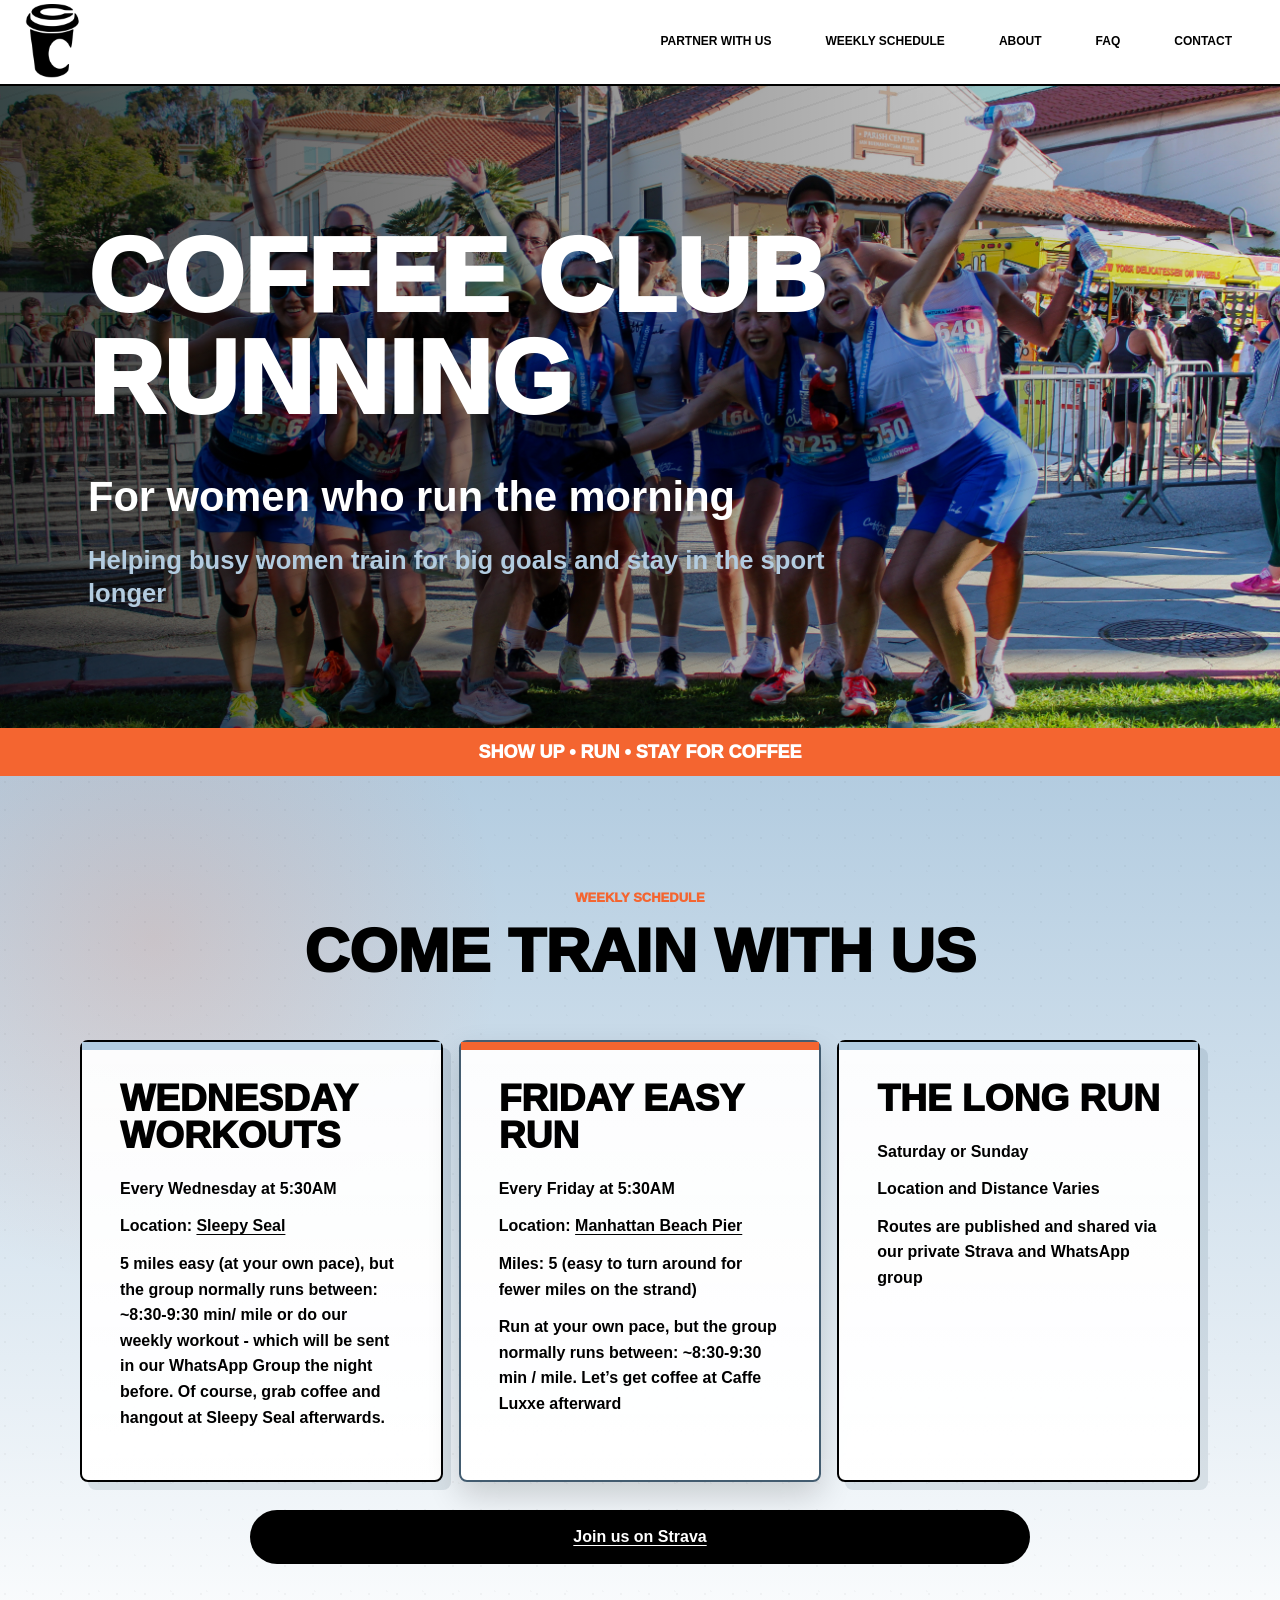
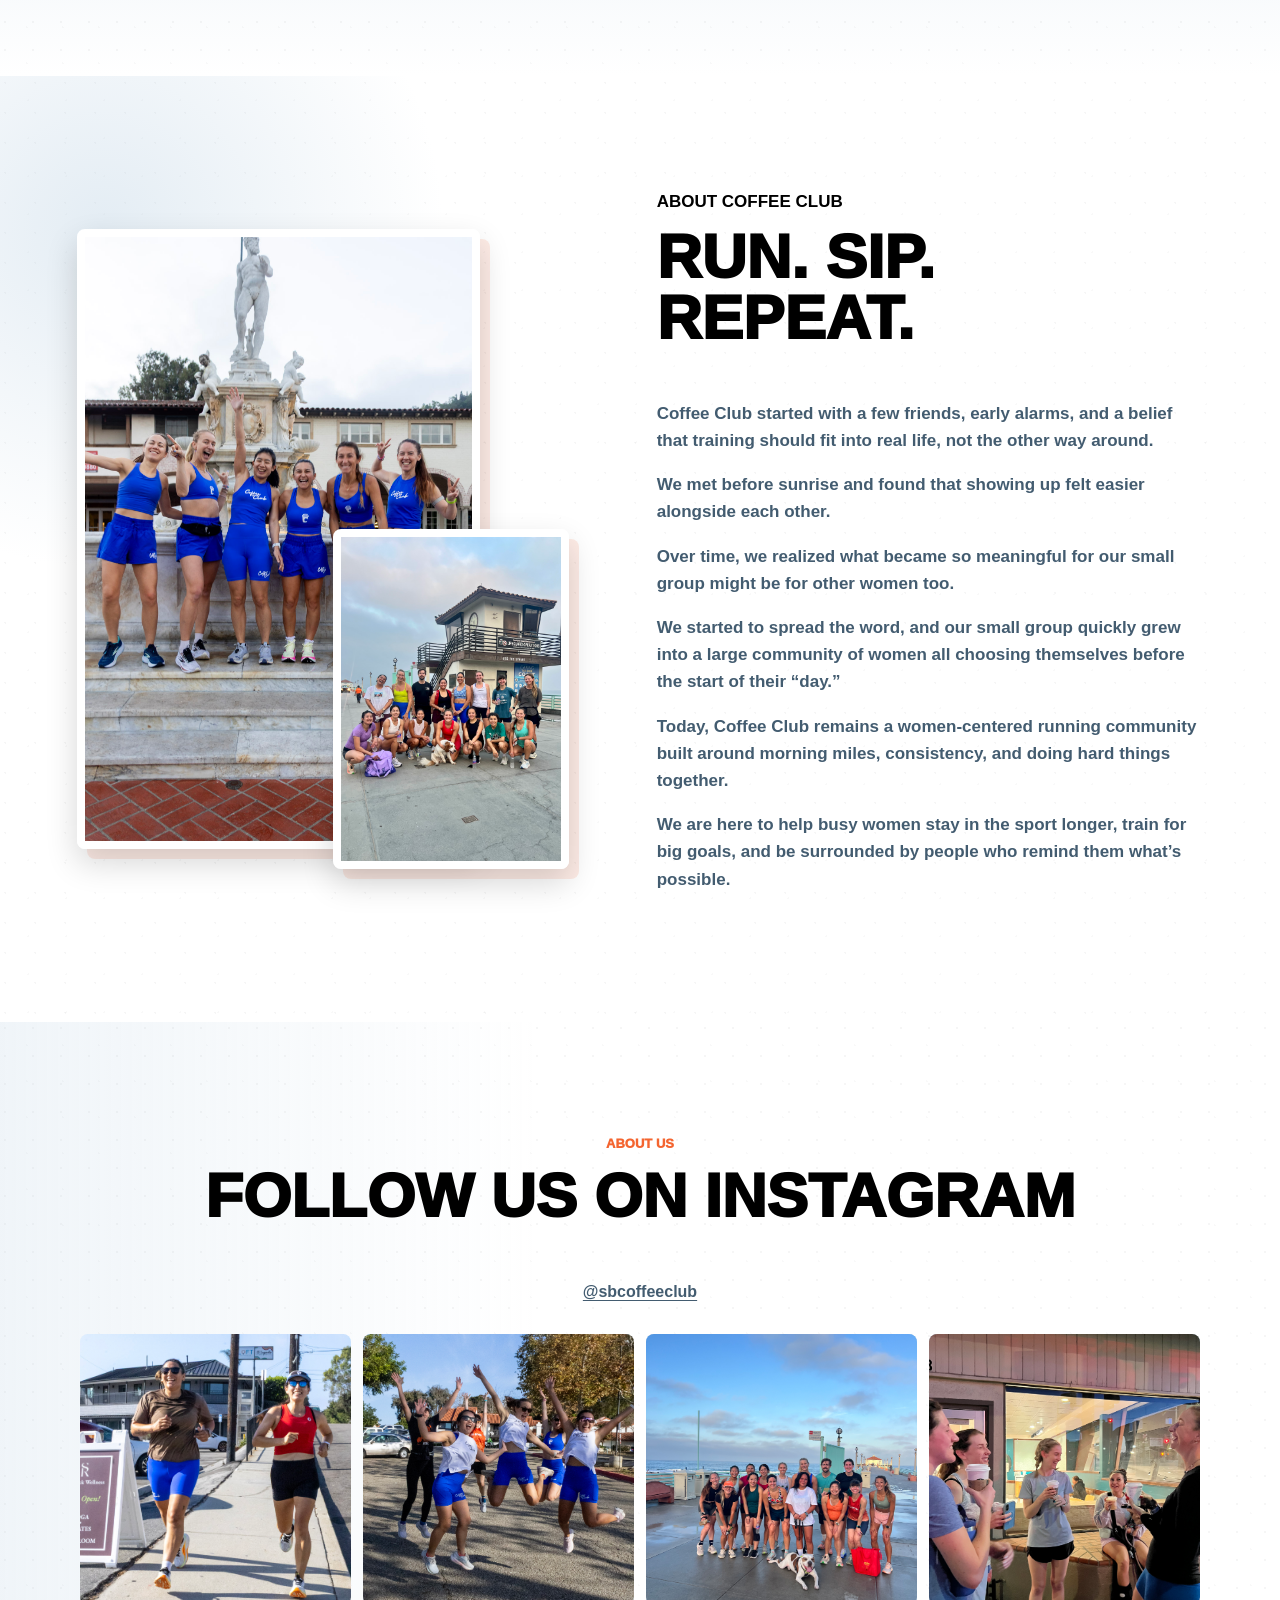
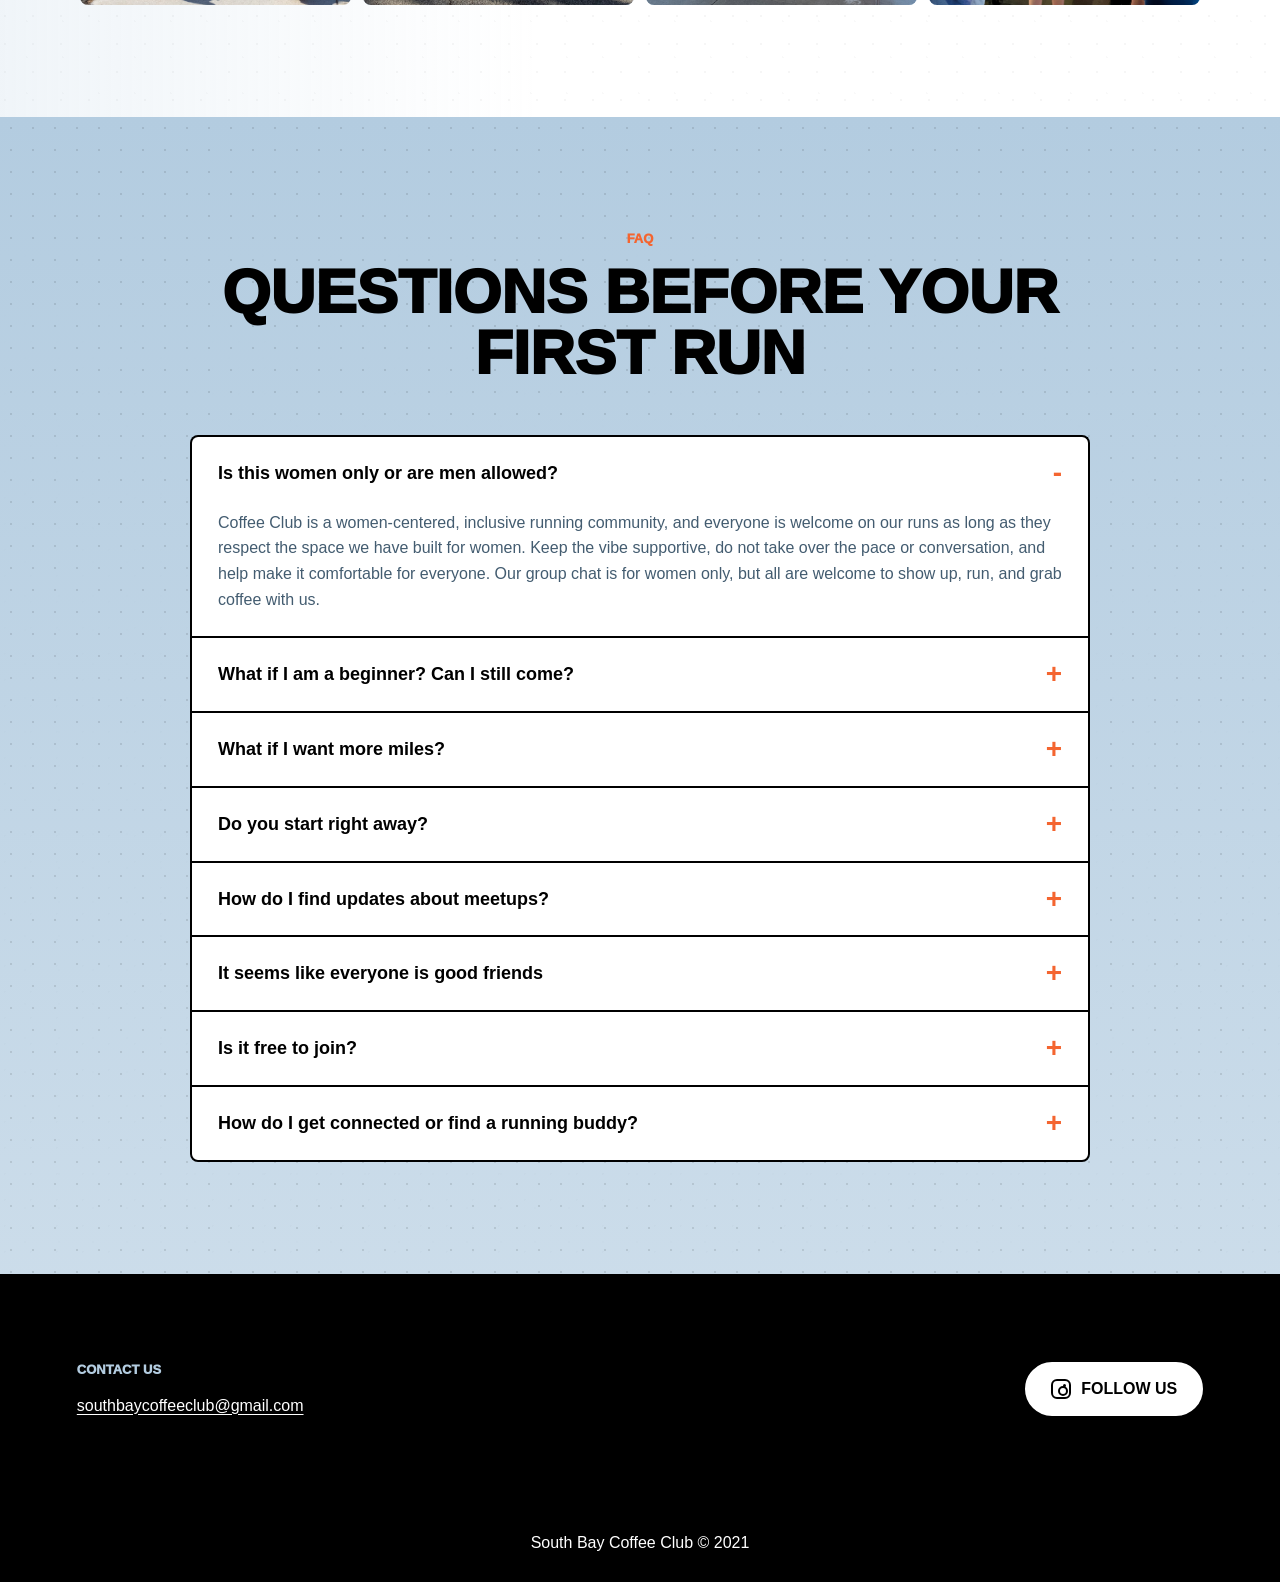
<file: index.html>
<!doctype html>
<html lang="en">
  <head>
    <meta charset="utf-8">
    <meta name="viewport" content="width=device-width, initial-scale=1">
    <title>Running Group | Coffee Club Running | Manhattan Beach</title>
    <meta name="description" content="Coffee Club is a women-centered, all-are-welcome running community meeting for early miles and coffee in Manhattan Beach and San Francisco.">
    <link rel="canonical" href="https://www.coffeeclubrunning.com/">

    <meta property="og:type" content="website">
    <meta property="og:site_name" content="Coffee Club Running">
    <meta property="og:title" content="Coffee Club Running | Manhattan Beach">
    <meta property="og:description" content="Coffee Club is a women-centered, all-are-welcome running community meeting for early miles and coffee in Manhattan Beach and San Francisco.">
    <meta property="og:url" content="https://www.coffeeclubrunning.com/">
    <meta property="og:image" content="https://www.coffeeclubrunning.com/assets/hero.jpg">

    <meta name="twitter:card" content="summary_large_image">
    <meta name="twitter:title" content="Coffee Club Running | Manhattan Beach">
    <meta name="twitter:description" content="Coffee Club is a women-centered, all-are-welcome running community meeting for early miles and coffee in Manhattan Beach and San Francisco.">
    <meta name="twitter:image" content="https://www.coffeeclubrunning.com/assets/hero.jpg">

    <link rel="icon" href="assets/cc-icon2.png">
    <link rel="stylesheet" href="styles.css">
  </head>
  <body>
    <header class="site-header" id="top">
      <a class="brand" href="#top" aria-label="Coffee Club home">
        <img src="assets/cc-mark.png" alt="Coffee Club logo">
      </a>
      <button class="menu-toggle" type="button" aria-expanded="false" aria-controls="site-nav">
        <span></span>
        <span></span>
        <span></span>
        <span class="sr-only">Menu</span>
      </button>
      <nav class="site-nav" id="site-nav" aria-label="Main navigation">
        <a href="partner-with-us/">Partner With Us</a>
        <a href="#meet">Weekly Schedule</a>
        <a href="#about">About</a>
        <a href="#faq">FAQ</a>
        <a href="#contact">Contact</a>
      </nav>
    </header>

    <main>
      <section class="hero" aria-label="Coffee Club Running">
        <img src="assets/hero.jpg" alt="Coffee Club runners gathered for a morning run">
        <div class="hero-copy">
          <h1>Coffee Club Running</h1>
          <p>For women who run the morning</p>
          <span>Helping busy women train for big goals and stay in the sport longer</span>
        </div>
      </section>

      <section class="section meet" id="meet">
        <div class="section-heading">
          <p class="eyebrow">Weekly Schedule</p>
          <h2>Come Train with Us</h2>
        </div>
        <div class="meet-grid" aria-label="Coffee Club weekly meeting schedule">
          <article class="meet-card">
            <h2>Wednesday Workouts</h2>
            <p>Every Wednesday at 5:30AM</p>
            <p>Location: <a href="https://www.google.com/maps/place/Sleepy+Seal+Coffee+Shop/@33.8398257,-118.3883616,17z/data=!4m6!3m5!1s0x80c2b4a5daf2f88b:0x5abab896d2204d0b!8m2!3d33.8398257!4d-118.3857867!16s%2Fg%2F11h5618php?entry=ttu&g_ep=EgoyMDI2MDUxMy4wIKXMDSoASAFQAw%3D%3D" rel="noreferrer">Sleepy Seal</a></p>
            <p>5 miles easy (at your own pace), but the group normally runs between: ~8:30-9:30 min/ mile or do our weekly workout - which will be sent in our WhatsApp Group the night before. Of course, grab coffee and hangout at Sleepy Seal afterwards.</p>
          </article>
          <article class="meet-card featured">
            <h2>Friday Easy Run</h2>
            <p>Every Friday at 5:30AM</p>
            <p>Location: <a href="https://www.google.com/maps/place/Manhattan+Beach+Pier/@33.884334,-118.4147219,17z/data=!3m1!4b1!4m6!3m5!1s0x80c2b3eb1d814fed:0x6073445ba800f602!8m2!3d33.8843296!4d-118.4121416!16s%2Fm%2F04ycdc9?entry=ttu&g_ep=EgoyMDI2MDUxMy4wIKXMDSoASAFQAw%3D%3D" target="_blank" rel="noreferrer">Manhattan Beach Pier</a></p>
            <p>Miles: 5 (easy to turn around for fewer miles on the strand)</p>
            <p>Run at your own pace, but the group normally runs between: ~8:30-9:30 min / mile. Let’s get coffee at Caffe Luxxe afterward</p>
          </article>
          <article class="meet-card">
            <h2>The Long Run</h2>
            <p>Saturday or Sunday </p>
            <p>Location and Distance Varies</p>
            <p>Routes are published and shared via our private Strava and WhatsApp group</p>
          </article>
        </div>
        <p class="note"><a href="https://www.strava.com/clubs/sbcoffeeclub?share_sig=0CE0BDB61779076249&_branch_match_id=866139661050920172&_branch_referrer=H4sIAAAAAAAAA8soKSkottLXLy4pSixL1EssKNDLyczL1k%2BydHM3TPUrSDVOsq8rSk1LLSrKzEuPTyrKLy9OLbJ1zijKz00FAM75fr49AAAA" target="_blank" rel="noreferrer">Join us on Strava</a></p>
      </section>

      <section class="split section" id="about">
        <div class="photo-stack" aria-label="Coffee Club runners">
          <img class="photo-main" src="assets/about-coffee.jpg" alt="Three Coffee Club runners smiling on a morning run">
          <img class="photo-small" src="assets/run-card.jpg" alt="Coffee Club group photo at Manhattan Beach Pier">
        </div>
        <div class="about-copy">
          <p class="eyebrow">About Coffee Club</p>
          <h2>Run. Sip. Repeat.</h2>
          <p>Coffee Club started with a few friends, early alarms, and a belief that training should fit into real life, not the other way around.</p>
          <p>We met before sunrise and found that showing up felt easier alongside each other.</p>
          <p>Over time, we realized what became so meaningful for our small group might be for other women too.</p>
          <p>We started to spread the word, and our small group quickly grew into a large community of women all choosing themselves before the start of their &ldquo;day.&rdquo;</p>
          <p>Today, Coffee Club remains a women-centered running community built around morning miles, consistency, and doing hard things together.</p>
          <p>We are here to help busy women stay in the sport longer, train for big goals, and be surrounded by people who remind them what&rsquo;s possible.</p>
        </div>
      </section>

      <section class="section insta" id="events">
        <div class="section-heading compact">
          <p class="eyebrow">About us</p>
          <h2>Follow us on Instagram</h2>
          <a class="social-link" href="https://www.instagram.com/sbcoffeeclub/" target="_blank" rel="noreferrer">@sbcoffeeclub</a>
        </div>
        <div class="insta-grid" aria-label="Coffee Club Instagram style gallery">
          <a class="insta-tile" href="https://www.instagram.com/sbcoffeeclub/" target="_blank" rel="noreferrer">
            <img src="assets/instagram-1.jpg" alt="Coffee Club Instagram photo 1">
          </a>
          <a class="insta-tile" href="https://www.instagram.com/sbcoffeeclub/" target="_blank" rel="noreferrer">
            <img src="assets/instagram-2.jpg" alt="Coffee Club Instagram photo 2">
          </a>
          <a class="insta-tile" href="https://www.instagram.com/sbcoffeeclub/" target="_blank" rel="noreferrer">
            <img src="assets/instagram-3.jpg" alt="Coffee Club Instagram photo 3">
          </a>
          <a class="insta-tile" href="https://www.instagram.com/sbcoffeeclub/" target="_blank" rel="noreferrer">
            <img src="assets/instagram-4.jpg" alt="Coffee Club Instagram photo 4">
          </a>
        </div>
      </section>

      <section class="section faq" id="faq">
        <div class="section-heading compact">
          <p class="eyebrow">FAQ</p>
          <h2>Questions before your first run</h2>
        </div>
        <div class="faq-list">
          <details open>
            <summary>Is this women only or are men allowed?</summary>
            <p>Coffee Club is a women-centered, inclusive running community, and everyone is welcome on our runs as long as they respect the space we have built for women. Keep the vibe supportive, do not take over the pace or conversation, and help make it comfortable for everyone. Our group chat is for women only, but all are welcome to show up, run, and grab coffee with us.</p>
          </details>
          <details>
            <summary>What if I am a beginner? Can I still come?</summary>
            <p>Everyone is welcome. We usually run 8:30-9:30 pace, sometimes 10:30, but it is no big deal if you need to slow down, walk, or just come for coffee. The best pace is the one that works for you.</p>
          </details>
          <details>
            <summary>What if I want more miles?</summary>
            <p>Come at 5AM for an additional 3 miles and be back by 5:30AM for the main run.</p>
          </details>
          <details>
            <summary>Do you start right away?</summary>
            <p>We give everyone about a 4-minute grace period to park and get settled before we start.</p>
          </details>
          <details>
            <summary>How do I find updates about meetups?</summary>
            <p>We post all our official run details on Instagram. For unofficial, member-coordinated runs during the week, we use our women-only group chat. If you would like to join the chat, just ask one of us at a run.</p>
          </details>
          <details>
            <summary>It seems like everyone is good friends</summary>
            <p>We&rsquo;re a welcoming bunch and most of us met through Coffee Club! We always make it a point to acknowledge anyone new, but feel free to jump in, introduce yourself, and join the conversation. The more you show up and put yourself out there, the more we will feel like your crew too.</p>
          </details>
          <details>
            <summary>Is it free to join?</summary>
            <p>Yep. No fees, no sign-ups, no strings. Just show up, run, and grab coffee after if you would like. The only thing we ask is that you respect the space and the people who make it special.</p>
          </details>
          <details>
            <summary>How do I get connected or find a running buddy?</summary>
            <p>If you want a running buddy or have any questions before your first run, just DM us. We are happy to connect you with someone and answer questions.</p>
          </details>
        </div>
      </section>

      <section class="contact" id="contact">
        <div>
          <p class="eyebrow">Contact us</p>
          <a href="mailto:southbaycoffeeclub@gmail.com">southbaycoffeeclub@gmail.com</a>
        </div>
        <a class="instagram-button" href="https://www.instagram.com/sbcoffeeclub/" target="_blank" rel="noreferrer">
          <span class="instagram-icon" aria-hidden="true"></span>
          Follow us
        </a>
      </section>
    </main>

    <footer class="site-footer">
      <p>South Bay Coffee Club &copy; 2021</p>
    </footer>

    <script src="script.js"></script>
  </body>
</html>
</file>
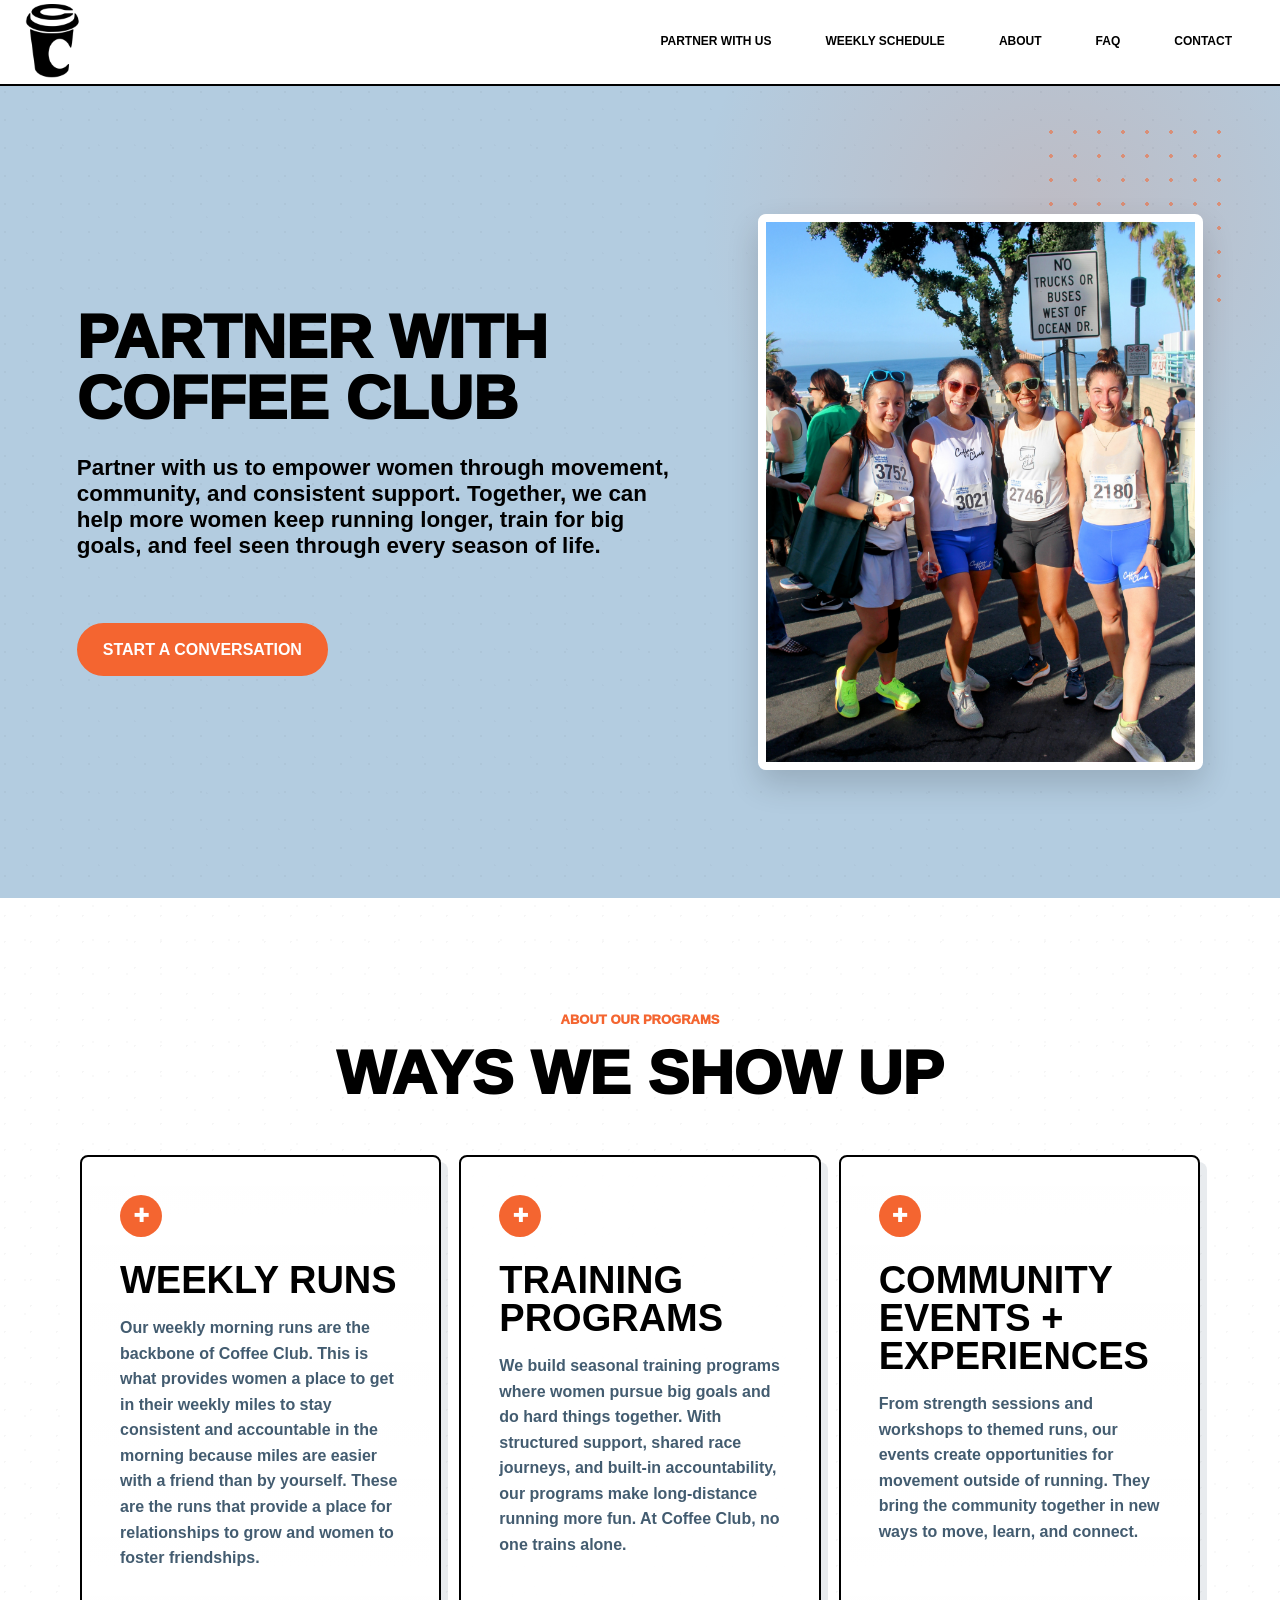
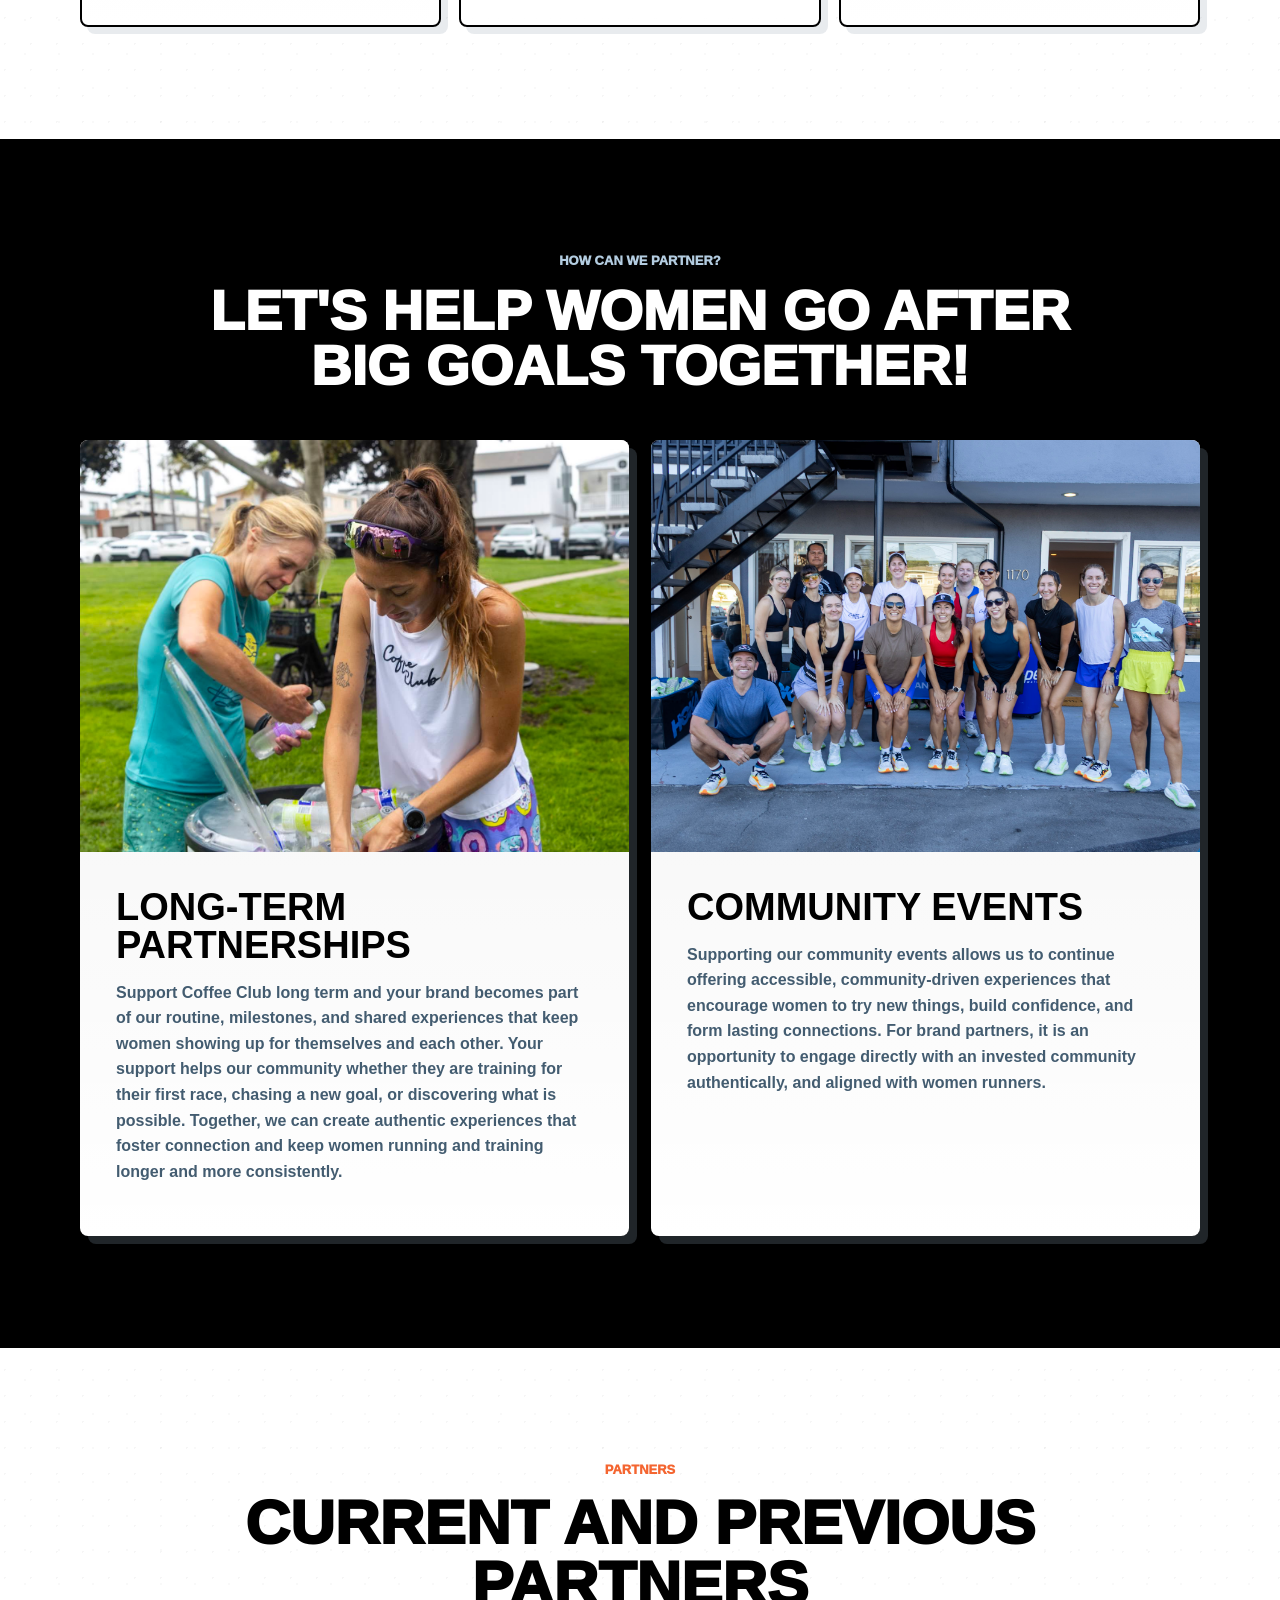
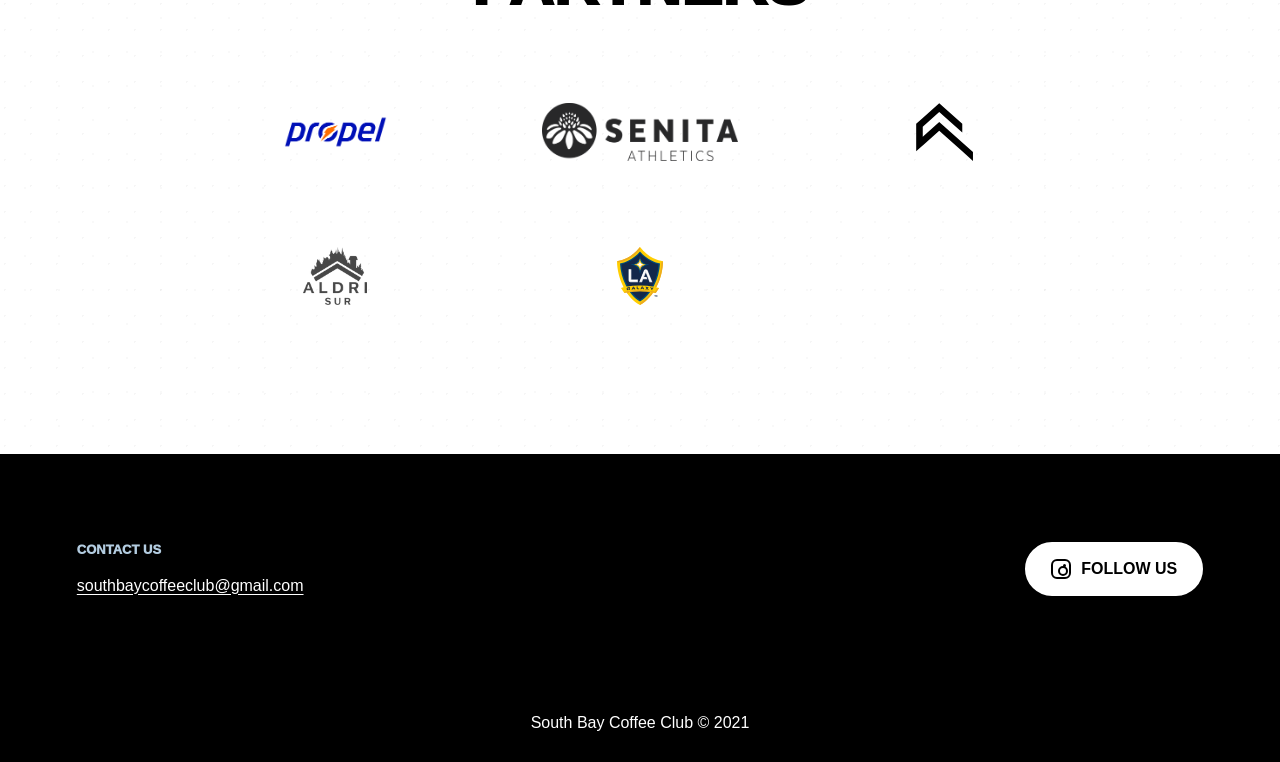
<file: partner-with-us/index.html>
<!doctype html>
<html lang="en">
  <head>
    <meta charset="utf-8">
    <meta name="viewport" content="width=device-width, initial-scale=1">
    <title>Partner With Us | Coffee Club Running</title>
    <meta name="description" content="Partner with Coffee Club Running to support women who run the morning.">
    <link rel="canonical" href="https://www.coffeeclubrunning.com/partner-with-us/">

    <meta property="og:type" content="website">
    <meta property="og:site_name" content="Coffee Club Running">
    <meta property="og:title" content="Partner With Us | Coffee Club Running">
    <meta property="og:description" content="Partner with Coffee Club Running to support women who run the morning.">
    <meta property="og:url" content="https://www.coffeeclubrunning.com/partner-with-us/">
    <meta property="og:image" content="https://www.coffeeclubrunning.com/assets/partner-coffeeclub.JPG">

    <meta name="twitter:card" content="summary_large_image">
    <meta name="twitter:title" content="Partner With Us | Coffee Club Running">
    <meta name="twitter:description" content="Partner with Coffee Club Running to support women who run the morning.">
    <meta name="twitter:image" content="https://www.coffeeclubrunning.com/assets/partner-coffeeclub.JPG">

    <link rel="icon" href="../assets/cc-icon2.png">
    <link rel="stylesheet" href="../styles.css">
  </head>
  <body>
    <header class="site-header" id="top">
      <a class="brand" href="../" aria-label="Coffee Club home">
        <img src="../assets/cc-mark.png" alt="Coffee Club logo">
      </a>
      <button class="menu-toggle" type="button" aria-expanded="false" aria-controls="site-nav">
        <span></span>
        <span></span>
        <span></span>
        <span class="sr-only">Menu</span>
      </button>
      <nav class="site-nav" id="site-nav" aria-label="Main navigation">
        <a href="../partner-with-us/">Partner With Us</a>
        <a href="../#meet">Weekly Schedule</a>
        <a href="../#about">About</a>
        <a href="../#faq">FAQ</a>
        <a href="#contact">Contact</a>
      </nav>
    </header>

    <main>
      <section class="partner-hero">
        <div class="partner-hero-copy">
          <h1>Partner with Coffee Club</h1>
          <p>Partner with us to empower women through movement, community, and consistent support. Together, we can help more women keep running longer, train for big goals, and feel seen through every season of life.</p>
          <a class="load-more" href="https://docs.google.com/forms/d/e/1FAIpQLScNR99GvK11erluF10WW1BoatYIAJZCQck7IyUXDpoMN29tWA/viewform?usp=publish-editor" target="_blank" rel="noreferrer">Start a conversation</a>
        </div>
        <div class="partner-hero-media">
          <img src="../assets/partner-coffeeclub.JPG" alt="Coffee Club runners at a partner event">
        </div>
      </section>

      <section class="section partner-programs">
        <div class="section-heading compact">
          <p class="eyebrow">About our programs</p>
          <h2>Ways we show up</h2>
        </div>
        <div class="program-grid">
          <article class="program-card">
            <span class="program-mark">+</span>
            <h3>Weekly Runs</h3>
            <p>Our weekly morning runs are the backbone of Coffee Club. This is what provides women a place to get in their weekly miles to stay consistent and accountable in the morning because miles are easier with a friend than by yourself. These are the runs that provide a place for relationships to grow and women to foster friendships.</p>
          </article>
          <article class="program-card">
            <span class="program-mark">+</span>
            <h3>Training Programs</h3>
            <p>We build seasonal training programs where women pursue big goals and do hard things together. With structured support, shared race journeys, and built-in accountability, our programs make long-distance running more fun. At Coffee Club, no one trains alone.</p>
          </article>
          <article class="program-card">
            <span class="program-mark">+</span>
            <h3>Community Events + Experiences</h3>
            <p>From strength sessions and workshops to themed runs, our events create opportunities for movement outside of running. They bring the community together in new ways to move, learn, and connect.</p>
          </article>
        </div>
      </section>

      <section class="section partner-options">
        <div class="section-heading compact">
          <p class="eyebrow">How can we partner?</p>
          <h2>Let's help women go after big goals together!</h2>
        </div>
        <div class="partner-option-grid">
          <article class="partner-option">
            <img src="../assets/longterm-partner.jpg" alt="Coffee Club long-term partnership event">
            <div>
              <h3>Long-term Partnerships</h3>
              <p>Support Coffee Club long term and your brand becomes part of our routine, milestones, and shared experiences that keep women showing up for themselves and each other. Your support helps our community whether they are training for their first race, chasing a new goal, or discovering what is possible. Together, we can create authentic experiences that foster connection and keep women running and training longer and more consistently.</p>
            </div>
          </article>
          <article class="partner-option">
            <img src="../assets/community-events.jpg" alt="Coffee Club community event">
            <div>
              <h3>Community Events</h3>
              <p>Supporting our community events allows us to continue offering accessible, community-driven experiences that encourage women to try new things, build confidence, and form lasting connections. For brand partners, it is an opportunity to engage directly with an invested community authentically, and aligned with women runners.</p>
            </div>
          </article>
        </div>
      </section>

      <section class="section partner-logos">
        <div class="section-heading compact">
          <p class="eyebrow">Partners</p>
          <h2>Current and previous partners</h2>
        </div>
        <div class="logo-grid" aria-label="Current and previous sponsors">
          <a href="https://www.propelwater.com/" target="_blank" rel="noreferrer" aria-label="Propel">
            <img src="../assets/partners/propel.png" alt="Propel logo">
          </a>
          <a href="https://www.senitaathletics.com/" target="_blank" rel="noreferrer" aria-label="Senita Athletics">
            <img src="../assets/partners/senita-athletics.png" alt="Senita Athletics logo">
          </a>
          <a href="https://www.oneractive.com/" target="_blank" rel="noreferrer" aria-label="Oner Active">
            <img src="../assets/partners/oner-active.svg" alt="Oner Active logo">
          </a>
          <a href="https://www.aldrisur.com/" target="_blank" rel="noreferrer" aria-label="Aldri Sur Apparel">
            <img src="../assets/partners/aldri-sur.png" alt="Aldri Sur Apparel logo">
          </a>
          <a href="https://www.lagalaxy.com/" target="_blank" rel="noreferrer" aria-label="LA Galaxy">
            <img src="../assets/partners/la-galaxy.svg" alt="LA Galaxy logo">
          </a>
        </div>
      </section>

      <section class="contact" id="contact">
        <div>
          <p class="eyebrow">Contact us</p>
          <a href="mailto:southbaycoffeeclub@gmail.com">southbaycoffeeclub@gmail.com</a>
        </div>
        <a class="instagram-button" href="https://www.instagram.com/sbcoffeeclub/" target="_blank" rel="noreferrer">
          <span class="instagram-icon" aria-hidden="true"></span>
          Follow us
        </a>
      </section>
    </main>

    <footer class="site-footer">
      <p>South Bay Coffee Club &copy; 2021</p>
    </footer>

    <script src="../script.js"></script>
  </body>
</html>
</file>
<file: styles.css>
:root {
  --black: #000000;
  --sky: #b3cce0;
  --white: #ffffff;
  --orange: #f46530;
  --slate: #435c70;
  --ink: var(--black);
  --muted: var(--slate);
  --paper: var(--white);
  --cream: var(--white);
  --foam: var(--sky);
  --sea: var(--slate);
  --coral: var(--orange);
  --sun: var(--orange);
  --line: rgba(0, 0, 0, 0.14);
  --shadow: 0 14px 32px rgba(0, 0, 0, 0.16);
  --paper-texture:
    radial-gradient(circle at 18% 22%, rgba(0, 0, 0, 0.035) 0 1px, transparent 1px),
    radial-gradient(circle at 74% 64%, rgba(0, 0, 0, 0.025) 0 1px, transparent 1px);
  --diagonal-texture: repeating-linear-gradient(-18deg, transparent 0 14px, rgba(0, 0, 0, 0.045) 14px 16px);
  --dot-texture: radial-gradient(rgba(0, 0, 0, 0.1) 1.2px, transparent 1.2px);
}

* {
  box-sizing: border-box;
}

html {
  scroll-behavior: smooth;
}

body {
  margin: 0;
  color: var(--ink);
  background:
    var(--paper-texture),
    var(--paper);
  background-size: 26px 26px, 34px 34px, auto;
  font-family: "Inter", "Avenir Next", Arial, Helvetica, sans-serif;
  font-size: 16px;
  line-height: 1.6;
}

img {
  display: block;
  max-width: 100%;
}

a {
  color: inherit;
  text-underline-offset: 0.2em;
}

.sr-only {
  clip: rect(0 0 0 0);
  clip-path: inset(50%);
  height: 1px;
  overflow: hidden;
  position: absolute;
  white-space: nowrap;
  width: 1px;
}

.site-header {
  align-items: center;
  background: var(--white);
  border-bottom: 2px solid var(--black);
  display: flex;
  height: 86px;
  justify-content: space-between;
  left: 0;
  padding: 0 clamp(14px, 3vw, 36px) 0 0;
  position: sticky;
  top: 0;
  z-index: 20;
}

.brand img {
  height: 77px;
  object-fit: contain;
  width: auto;
}

.site-nav {
  align-items: center;
  display: flex;
  gap: clamp(12px, 2.4vw, 30px);
  letter-spacing: 0;
  text-transform: uppercase;
}

.site-nav a {
  border-radius: 999px;
  font-size: 12px;
  font-weight: 900;
  padding: 9px 12px;
  text-decoration: none;
}

.site-nav a:hover {
  background: var(--sky);
  color: var(--black);
}

.menu-toggle {
  background: transparent;
  border: 0;
  display: none;
  height: 42px;
  padding: 8px;
  width: 42px;
}

.menu-toggle span:not(.sr-only) {
  background: var(--ink);
  display: block;
  height: 2px;
  margin: 6px 0;
  width: 100%;
}

.hero {
  background: var(--black);
  min-height: 430px;
  position: relative;
}

.hero img {
  height: min(72vw, 690px);
  min-height: 560px;
  object-fit: cover;
  object-position: center 42%;
  width: 100%;
}

.hero::before {
  background:
    var(--diagonal-texture),
    linear-gradient(90deg, rgba(0, 0, 0, 0.72), rgba(0, 0, 0, 0.36) 54%, rgba(0, 0, 0, 0.08));
  content: "";
  inset: 0;
  position: absolute;
}

.hero-copy {
  color: var(--white);
  left: clamp(22px, 7vw, 88px);
  max-width: 820px;
  position: absolute;
  top: 48%;
  transform: translateY(-50%);
  z-index: 1;
}

.hero-copy p {
  color: var(--white);
  font-size: clamp(22px, 3.25vw, 43px);
  font-weight: 900;
  line-height: 1.08;
  margin-bottom: 24px;
  max-width: 760px;
}

.hero-copy h1 {
  color: var(--white);
  font-size: clamp(49px, 8.1vw, 106px);
  margin-bottom: clamp(24px, 4vw, 46px);
}

.hero-copy span {
  color: var(--sky);
  display: block;
  font-size: clamp(16px, 2vw, 27px);
  font-weight: 800;
  line-height: 1.26;
  max-width: 760px;
}

.hero::after {
  align-items: center;
  background: var(--orange);
  bottom: 0;
  color: var(--white);
  content: "SHOW UP • RUN • STAY FOR COFFEE";
  display: flex;
  font-size: clamp(13px, 2vw, 18px);
  font-weight: 950;
  justify-content: center;
  left: 0;
  min-height: 48px;
  position: absolute;
  right: 0;
}

.section {
  padding: clamp(56px, 9vw, 112px) clamp(20px, 6vw, 78px);
  position: relative;
}

.section-heading {
  margin: 0 auto clamp(34px, 5vw, 58px);
  max-width: 920px;
  text-align: center;
}

.section-heading.compact {
  margin-bottom: 30px;
}

.eyebrow {
  color: var(--orange);
  font-size: 13px;
  font-weight: 950;
  letter-spacing: 0;
  margin: 0 0 12px;
  text-transform: uppercase;
}

h1,
h2,
h3,
p {
  margin-top: 0;
}

h1,
h2 {
  font-family: "Inter", "Avenir Next", Arial, Helvetica, sans-serif;
  font-weight: 950;
  line-height: 0.98;
  text-transform: uppercase;
}

h1 {
  font-size: clamp(42px, 7vw, 86px);
}

h2 {
  font-size: clamp(34px, 5vw, 62px);
}

.meet {
  background:
    var(--paper-texture),
    radial-gradient(circle at 12% 18%, rgba(244, 101, 48, 0.16), transparent 26%),
    linear-gradient(180deg, var(--sky), var(--white));
  background-size: 28px 28px, 36px 36px, auto, auto;
}

.meet-grid {
  display: grid;
  gap: 16px;
  grid-template-columns: repeat(3, minmax(0, 1fr));
  margin: 0 auto;
  max-width: 1120px;
}

.meet-card {
  background:
    linear-gradient(180deg, rgba(255, 255, 255, 0.94), rgba(255, 255, 255, 0.98)),
    var(--paper-texture);
  background-size: auto, 24px 24px, 30px 30px;
  border: 2px solid var(--ink);
  border-radius: 8px;
  box-shadow: 8px 8px 0 rgba(67, 92, 112, 0.14);
  min-height: 310px;
  padding: clamp(24px, 4vw, 38px);
  position: relative;
}

.meet-card.featured {
  border-color: var(--slate);
  box-shadow: var(--shadow);
}

.meet-card::before {
  background: var(--sky);
  content: "";
  height: 8px;
  left: 0;
  position: absolute;
  right: 0;
  top: 0;
}

.meet-card.featured::before {
  background: var(--orange);
}

.meet-card h2 {
  color: var(--ink);
  font-family: "Inter", "Avenir Next", Arial, Helvetica, sans-serif;
  font-size: clamp(30px, 2.9vw, 40px);
  font-weight: 950;
  letter-spacing: 0;
  line-height: 1;
  margin-bottom: 22px;
  overflow-wrap: anywhere;
}

.meet-card p {
  margin-bottom: 12px;
  font-weight: 700;
}

.meet-card span {
  color: var(--muted);
}

.note {
  background: var(--ink);
  border-radius: 999px;
  color: #fff;
  font-weight: 800;
  margin: 28px auto 0;
  max-width: 780px;
  padding: 14px 22px;
  text-align: center;
}

.split {
  align-items: center;
  background:
    radial-gradient(circle at 8% 16%, rgba(179, 204, 224, 0.36), transparent 24%),
    var(--paper-texture),
    var(--white);
  background-size: auto, 30px 30px, 38px 38px, auto;
  display: grid;
  gap: clamp(34px, 7vw, 88px);
  grid-template-columns: minmax(300px, 0.9fr) minmax(320px, 1fr);
}

.photo-stack {
  min-height: 640px;
  position: relative;
}

.photo-stack img {
  border: 8px solid #fff;
  border-radius: 8px;
  box-shadow: var(--shadow), 10px 10px 0 rgba(244, 101, 48, 0.12);
  object-fit: cover;
}

.photo-main {
  aspect-ratio: 3 / 4;
  height: 620px;
  width: min(82%, 520px);
}

.photo-small {
  aspect-ratio: 4 / 5;
  bottom: 0;
  height: 340px;
  position: absolute;
  right: 0;
  width: min(48%, 320px);
}

.about-copy {
  max-width: 660px;
}

.about-copy p {
  color: var(--muted);
  font-size: 17px;
  font-weight: 650;
}

.about-copy .eyebrow {
  color: var(--coffee);
}

.insta {
  background:
    linear-gradient(90deg, rgba(179, 204, 224, 0.2), transparent 42%),
    var(--paper-texture),
    #fff;
  background-size: auto, 28px 28px, 36px 36px, auto;
}

.social-link {
  color: var(--slate);
  font-weight: 800;
}

.insta-grid {
  display: grid;
  gap: 12px;
  grid-template-columns: repeat(4, minmax(0, 1fr));
  margin: 0 auto;
  max-width: 1120px;
}

.insta-tile {
  aspect-ratio: 1;
  background: var(--sky);
  border: 0;
  border-radius: 8px;
  color: #fff;
  display: block;
  overflow: hidden;
  position: relative;
}

.insta-tile img {
  height: 100%;
  object-fit: cover;
  transition: transform 0.35s ease;
  width: 100%;
}

.insta-tile::after {
  background: linear-gradient(180deg, transparent 45%, rgba(0, 0, 0, 0.58));
  content: "";
  inset: 0;
  opacity: 0;
  position: absolute;
  transition: opacity 0.25s ease;
}

.insta-tile span {
  bottom: 14px;
  font-size: 13px;
  font-weight: 700;
  left: 14px;
  max-width: calc(100% - 28px);
  opacity: 0;
  position: absolute;
  z-index: 1;
}

.insta-tile:hover img {
  transform: scale(1.05);
}

.insta-tile:hover::after,
.insta-tile:hover span {
  opacity: 1;
}

.load-more,
.instagram-button {
  align-items: center;
  background: var(--orange);
  border: 2px solid var(--orange);
  border-radius: 999px;
  color: #fff;
  cursor: pointer;
  display: inline-flex;
  font-weight: 800;
  gap: 10px;
  justify-content: center;
  min-height: 48px;
  padding: 12px 24px;
  text-decoration: none;
  text-transform: uppercase;
}

.load-more {
  margin: 30px auto 0;
}

.insta .load-more {
  display: flex;
}

.load-more:hover,
.instagram-button:hover {
  background: var(--slate);
  border-color: var(--slate);
}

.faq {
  background:
    var(--dot-texture),
    linear-gradient(180deg, var(--sky), rgba(179, 204, 224, 0.68));
  background-size: 22px 22px, auto;
}

.faq-list {
  margin: 0 auto;
  max-width: 900px;
}

details {
  background: #fff;
  border: 2px solid var(--ink);
  border-bottom: 0;
  padding: 0;
}

details:first-child {
  border-top-left-radius: 8px;
  border-top-right-radius: 8px;
}

details:last-child {
  border-bottom: 2px solid var(--ink);
  border-bottom-left-radius: 8px;
  border-bottom-right-radius: 8px;
}

summary {
  cursor: pointer;
  font-size: 18px;
  font-weight: 900;
  list-style: none;
  padding: 22px 26px;
  position: relative;
}

summary::-webkit-details-marker {
  display: none;
}

summary::after {
  color: var(--orange);
  content: "+";
  font-size: 28px;
  line-height: 1;
  position: absolute;
  right: 26px;
}

details[open] summary::after {
  content: "-";
}

details p {
  color: var(--muted);
  margin: 0;
  padding: 0 26px 24px;
}

.contact {
  align-items: center;
  background:
    var(--diagonal-texture),
    var(--ink);
  color: #fff;
  display: flex;
  justify-content: space-between;
  padding: clamp(44px, 7vw, 86px) clamp(20px, 6vw, 78px);
}

.contact .eyebrow {
  color: var(--sky);
}

.contact h2 {
  font-family: "Inter", "Avenir Next", Arial, Helvetica, sans-serif;
  font-size: clamp(28px, 4vw, 48px);
  font-weight: 900;
  margin-bottom: 8px;
}

.instagram-button {
  background: #fff;
  border-color: #fff;
  color: var(--ink);
}

.instagram-icon {
  border: 2px solid currentColor;
  border-radius: 6px;
  height: 20px;
  position: relative;
  width: 20px;
}

.instagram-icon::before {
  border: 2px solid currentColor;
  border-radius: 999px;
  content: "";
  height: 6px;
  left: 5px;
  position: absolute;
  top: 5px;
  width: 6px;
}

.instagram-icon::after {
  background: currentColor;
  border-radius: 999px;
  content: "";
  height: 3px;
  position: absolute;
  right: 3px;
  top: 3px;
  width: 3px;
}

.instagram-button img {
  height: 20px;
  width: 20px;
}

.site-footer {
  background: var(--black);
  color: #fff;
  padding: 26px 20px;
  text-align: center;
}

.site-footer p {
  margin: 0;
}

.page-hero {
  background:
    var(--dot-texture),
    linear-gradient(180deg, var(--sky), rgba(179, 204, 224, 0.72));
  background-size: 24px 24px, auto;
  padding: clamp(58px, 9vw, 120px) clamp(20px, 6vw, 78px);
  text-align: center;
}

.page-hero h1 {
  margin: 0 auto 12px;
  max-width: 880px;
}

.shop-layout {
  align-items: start;
  display: grid;
  gap: clamp(28px, 5vw, 70px);
  grid-template-columns: 240px minmax(0, 1fr);
}

.filters {
  border-right: 1px solid var(--line);
  display: grid;
  gap: 12px;
  padding-right: 28px;
}

.filters h2 {
  font-family: "Inter", "Avenir Next", Arial, Helvetica, sans-serif;
  font-size: 20px;
  font-weight: 900;
  margin: 16px 0 4px;
}

.filters label {
  align-items: center;
  display: flex;
  gap: 8px;
}

.product-card {
  display: grid;
  gap: clamp(24px, 5vw, 58px);
  grid-template-columns: minmax(280px, 0.85fr) minmax(240px, 0.65fr);
}

.product-card img {
  background: #fff;
  border: 1px solid var(--line);
}

.product-card h2 {
  font-family: "Inter", "Avenir Next", Arial, Helvetica, sans-serif;
  font-size: clamp(28px, 4vw, 44px);
  font-weight: 900;
}

.price {
  color: var(--orange);
  font-size: 22px;
  font-weight: 800;
}

.events-panel {
  background: #fff;
  text-align: center;
}

.events-panel > div {
  margin: 0 auto;
  max-width: 680px;
}

.partner-hero {
  background:
    var(--paper-texture),
    radial-gradient(circle at 82% 16%, rgba(244, 101, 48, 0.16), transparent 28%),
    var(--sky);
  background-size: 28px 28px, 36px 36px, auto, auto;
  display: grid;
  gap: clamp(28px, 5vw, 70px);
  grid-template-columns: minmax(0, 1fr) minmax(280px, 0.72fr);
  overflow: hidden;
  padding: clamp(64px, 10vw, 130px) clamp(20px, 6vw, 78px);
  position: relative;
}

.partner-hero::after {
  background-image: radial-gradient(var(--orange) 2px, transparent 2px);
  background-size: 24px 24px;
  content: "";
  height: 190px;
  opacity: 0.55;
  position: absolute;
  right: clamp(14px, 4vw, 54px);
  top: 34px;
  width: 190px;
}

.partner-hero-copy {
  align-self: center;
  position: relative;
  z-index: 1;
}

.partner-hero-copy h1,
.partner-hero-copy p {
  max-width: 980px;
}

.partner-hero h1 {
  font-size: clamp(31px, 5.1vw, 62px);
  margin-bottom: 26px;
}

.partner-hero-copy > p {
  color: var(--black);
  font-size: clamp(16px, 1.75vw, 23px);
  font-weight: 850;
  line-height: 1.16;
  margin-bottom: 34px;
}

.partner-hero-media {
  align-self: center;
  position: relative;
  z-index: 1;
}

.partner-hero-media img {
  aspect-ratio: 4 / 5;
  border: 8px solid var(--white);
  border-radius: 8px;
  box-shadow: var(--shadow);
  height: auto;
  object-fit: cover;
  width: 100%;
}

.program-grid {
  display: grid;
  gap: 18px;
  grid-template-columns: repeat(3, minmax(0, 1fr));
  margin: 0 auto;
  max-width: 1120px;
}

.program-card {
  background:
    linear-gradient(180deg, rgba(255, 255, 255, 0.95), rgba(255, 255, 255, 0.98)),
    var(--paper-texture);
  background-size: auto, 24px 24px, 30px 30px;
  border: 2px solid var(--black);
  border-radius: 8px;
  box-shadow: 7px 7px 0 rgba(67, 92, 112, 0.12);
  padding: clamp(24px, 4vw, 38px);
}

.program-mark {
  align-items: center;
  background: var(--orange);
  border-radius: 999px;
  color: var(--white);
  display: inline-flex;
  font-size: 26px;
  font-weight: 950;
  height: 42px;
  justify-content: center;
  margin-bottom: 24px;
  width: 42px;
}

.program-card h3,
.partner-option h3 {
  font-size: clamp(26px, 3vw, 38px);
  line-height: 1;
  margin-bottom: 16px;
  text-transform: uppercase;
}

.program-card p,
.partner-option p {
  color: var(--muted);
  font-weight: 700;
}

.partner-options {
  background:
    var(--diagonal-texture),
    var(--black);
  color: var(--white);
}

.partner-options .eyebrow {
  color: var(--sky);
}

.partner-options .section-heading h2 {
  font-size: clamp(31px, 4.5vw, 56px);
}

.partner-option-grid {
  display: grid;
  gap: 22px;
  grid-template-columns: repeat(2, minmax(0, 1fr));
  margin: 0 auto;
  max-width: 1120px;
}

.partner-option {
  background:
    linear-gradient(180deg, rgba(255, 255, 255, 0.95), rgba(255, 255, 255, 1)),
    var(--paper-texture);
  background-size: auto, 24px 24px, 30px 30px;
  border-radius: 8px;
  color: var(--black);
  box-shadow: 8px 8px 0 rgba(179, 204, 224, 0.18);
  overflow: hidden;
}

.partner-option img {
  aspect-ratio: 4 / 3;
  height: auto;
  object-fit: cover;
  width: 100%;
}

.partner-option div {
  padding: clamp(22px, 4vw, 36px);
}

.logo-grid {
  display: grid;
  gap: 14px;
  grid-template-columns: repeat(3, minmax(0, 1fr));
  margin: 0 auto;
  max-width: 900px;
}

.logo-grid a {
  align-items: center;
  aspect-ratio: 3 / 1.35;
  border-radius: 8px;
  color: var(--slate);
  display: flex;
  font-weight: 950;
  justify-content: center;
  padding: 24px;
  text-decoration: none;
  text-transform: uppercase;
}

.logo-grid img {
  max-height: 58px;
  object-fit: contain;
  width: min(100%, 220px);
}

@media (max-width: 860px) {
  .site-header {
    height: 74px;
  }

  .brand img {
    height: 67px;
  }

  .menu-toggle {
    display: block;
  }

  .site-nav {
    align-items: stretch;
    background: var(--paper);
    border-bottom: 1px solid var(--line);
    display: none;
    flex-direction: column;
    gap: 0;
    left: 0;
    padding: 12px 20px 24px;
    position: absolute;
    right: 0;
    top: 74px;
  }

  .site-nav.is-open {
    display: flex;
  }

  .site-nav a {
    border-top: 1px solid var(--line);
    padding: 14px 0;
  }

  .hero img {
    height: 72vh;
    min-height: 540px;
    object-position: center;
  }

  .hero-copy {
    left: 20px;
    max-width: calc(100% - 40px);
    top: 47%;
  }

  .hero-copy span {
    max-width: none;
  }

  .meet-grid,
  .split {
    grid-template-columns: 1fr;
  }

  .photo-stack {
    min-height: 540px;
  }

  .photo-main {
    height: 520px;
  }

  .photo-small {
    height: 250px;
    width: 52%;
  }

  .insta-grid {
    grid-template-columns: repeat(2, minmax(0, 1fr));
  }

  .contact {
    align-items: flex-start;
    flex-direction: column;
    gap: 24px;
  }

  .partner-hero,
  .shop-layout,
  .product-card,
  .program-grid,
  .partner-option-grid {
    grid-template-columns: 1fr;
  }

  .filters {
    border-bottom: 1px solid var(--line);
    border-right: 0;
    padding-bottom: 24px;
    padding-right: 0;
  }

  .logo-grid {
    grid-template-columns: repeat(2, minmax(0, 1fr));
  }
}

@media (max-width: 520px) {
  .section {
    padding-left: 16px;
    padding-right: 16px;
  }

  h1 {
    font-size: 40px;
  }

  h2 {
    font-size: 34px;
  }

  .meet-card {
    min-height: auto;
  }

  .photo-stack {
    min-height: auto;
  }

  .photo-main,
  .photo-small {
    height: auto;
    position: static;
    width: 100%;
  }

  .photo-small {
    margin-top: 16px;
  }

  .insta-grid {
    gap: 8px;
  }
}
</file>
